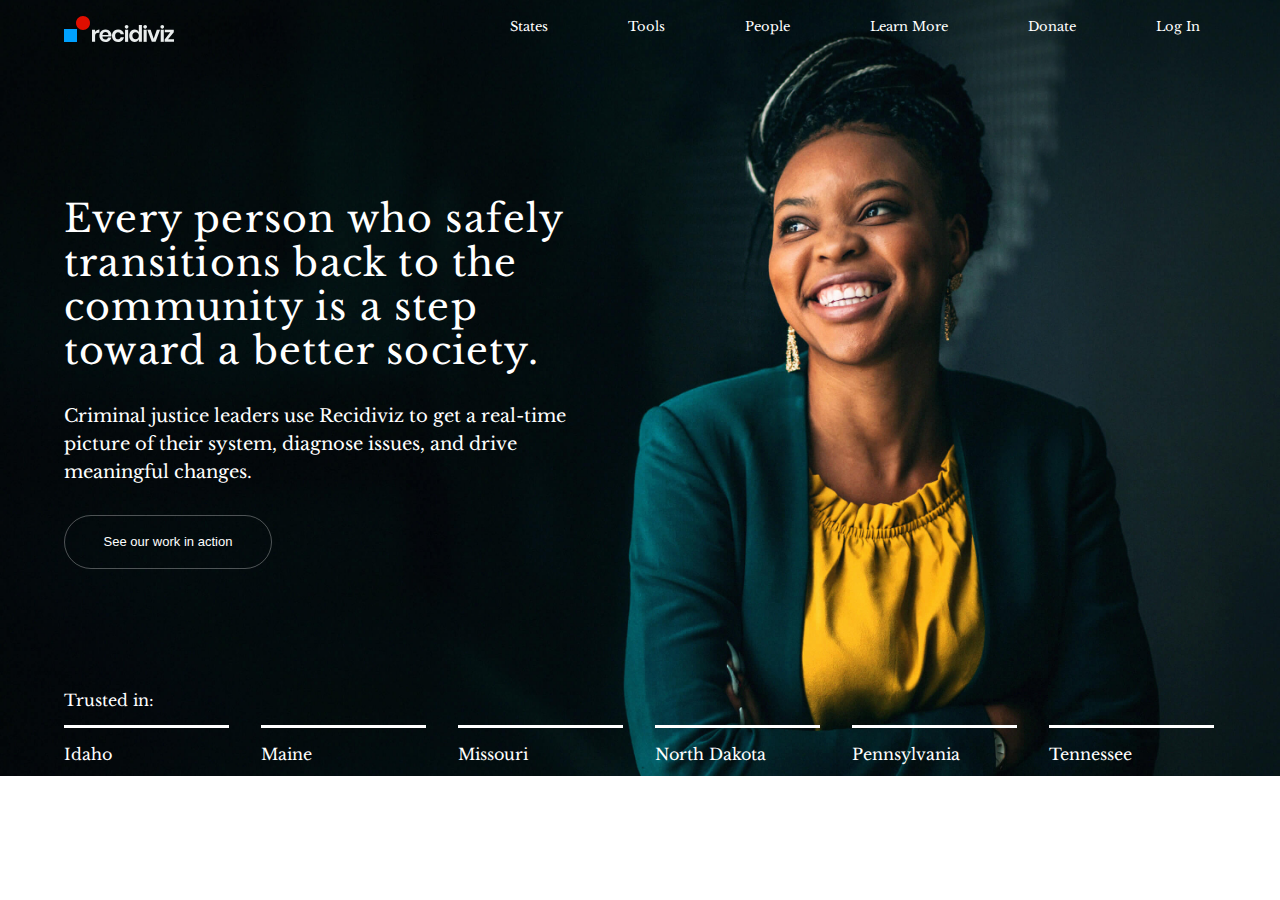
<file: index.html>
<!DOCTYPE html>
<html lang="en">

<head>

    <meta charset="UTF-8">
    <meta name="viewport" content="width=device-width, initial-scale=1.0">
    <link rel="icon" type="image/x-icon" href="./img/bg_women.png">
    <title>recidiviz</title>
    <link href="https://fonts.googleapis.com/css2?family=Libre+Baskerville:ital,wght@0,400;0,700;1,400&display=swap"
        rel="stylesheet">
    <link rel="stylesheet" href="./css/normalize.css">
    <link rel="stylesheet" href="./css/style.css">
</head>


<body class="page">

    <header class="header">
        <nav>
            <img class="header__logo" src="./img/logo/Frame.svg" href="#" alt="logo">

            <ul class="header__links">
                <li><a href="#" class="header__link">States</a></li>
                <li><a href="#" class="header__link">Tools</a></li>
                <li><a href="#" class="header__link">People</a></li>
                <li><a href="#" class="header__link">Learn More</a></li>
                <li><a href="#" class="header__link">Donate</a></li>
                <li><a href="#" class="header__link">Log In</a></li>

            </ul>
        </nav>
        <div class="header_text">

            <h1 class="header_titile">Every person who safely transitions back to the community is a step toward a
                better society.</h1>

            <p class="header_subtitile">Criminal justice leaders use Recidiviz to get a real-time picture of their
                system, diagnose issues, and drive meaningful changes.

            </p>

            <button class="header__btn header__btn_text">See our work in action</button>

        </div>


        <div class="trusted">


            <p class="trusted_text">Trusted in:</p>

            <ul class="trusted_sub">
                <li class="trusted_item">Idaho</li>
                <li class="trusted_item">Maine</li>
                <li class="trusted_item">Missouri</li>
                <li class="trusted_item">North Dakota</li>
                <li class="trusted_item">Pennsylvania</li>
                <li class="trusted_item">Tennessee</li>
            </ul>
        </div>
    </header>


</body>
</body>

</html>
</file>
<file: css/style.css>
.page{
    font-family: "Libre Baskerville", Arial, sans-serif;
    -webkit-font-smoothing: antialiased;
    -moz-osx-font-smoothing: grayscale;
    -webkit-text-size-adjust: 100%;
    -ms-text-size-adjust: 100%;
    -moz-text-size-adjust: 100%;
    text-rendering: optimizeLegibility;
   width: auto;
   margin: 0;
   padding: 0;
   
}
nav{
    display: flex;
    justify-content: space-between;
}

.header {
    
    background:url(../img/bg_women.png) center/cover no-repeat;
    height: 776px;
    
   
   
  }

  .header__logo{
width: 110px;
height: 26px;
padding: 16px 0 0 64px;
cursor: pointer;

  }

  .header__links{
    display: flex;
    justify-content: space-between;
    list-style-type: none;
    
  }


.header__link{

text-decoration: none;
color: #FFF;
font-size: 13px;
font-style: normal;
font-weight: 400;
line-height: 16px; /* 123.077% */
padding: 26px 51px 0 0;
}

.header__link:last-child{
    padding-right: 80px;
}

.header_text{
    margin: 146px 0 0 64px;
    max-width:535px;
    display: flex;
    flex-direction: column;
}

.header_titile{
margin: 0;
margin-bottom: 29px;
padding: 0;    
color: #FFF;
font-size: 38px;
font-style: normal;
font-weight: 400;
line-height: 44px; /* 115.789% */
letter-spacing: 1.2px;
}

.header_subtitile{
margin: 0;
padding: 0;       
color: #FFF;
font-size: 18px;
font-style: normal;
font-weight: 400;
line-height: 28px; /* 155.556% */
margin-bottom: 29px;;
}

.header__btn{
width: 208px;
height: 54px;
border-radius: 80px;
border: 1px solid rgba(255, 255, 255, 0.30);
background-color:unset;
cursor: pointer;

}

.header__btn_text{
color: #FFF;
text-align: center;
font-size: 13px;
font-style: normal;
font-weight: 400;
line-height: 20px; /* 153.846% */
letter-spacing: 0.02px;
}

.trusted{
  color:#FFF;
  margin:122px 0 0 64px;
  
  
}

.trusted_sub{
  display: flex;
margin: 0 ;
padding: 0;
list-style-type: none;
}

.trusted_item{
  padding-top: 17px;
  width: 165px;
  margin-right: 32px;
  border-top: #FFF solid;
  margin-bottom: 40px;
}

.trusted_item:last-child{
  margin-right: 0px;
}

@media only screen and (max-width: 768px) {
  .header {
      height: 400px;
  }

  .header__logo {
      width: 80px;
      height: auto;
      padding: 10px 0 0 20px;
  }

  .header__links {
      display: none;
  }

  .header_text {
      margin: 80px 0 0 20px;
  }

  .header_titile {
      font-size: 28px;
      line-height: 32px;
  }

  .header_subtitile {
      font-size: 14px;
      line-height: 20px;
  }

  .header__btn {
      width: 160px;
      height: 40px;
      border-radius: 40px;
      margin: 20px 0;
  }

  .trusted {
      color: #FFF;
      margin: 60px 0 0 20px;
  }

  .trusted_item {
      width: 120px;
      margin-right: 20px;
      margin-bottom: 20px;
  }
}
</file>
